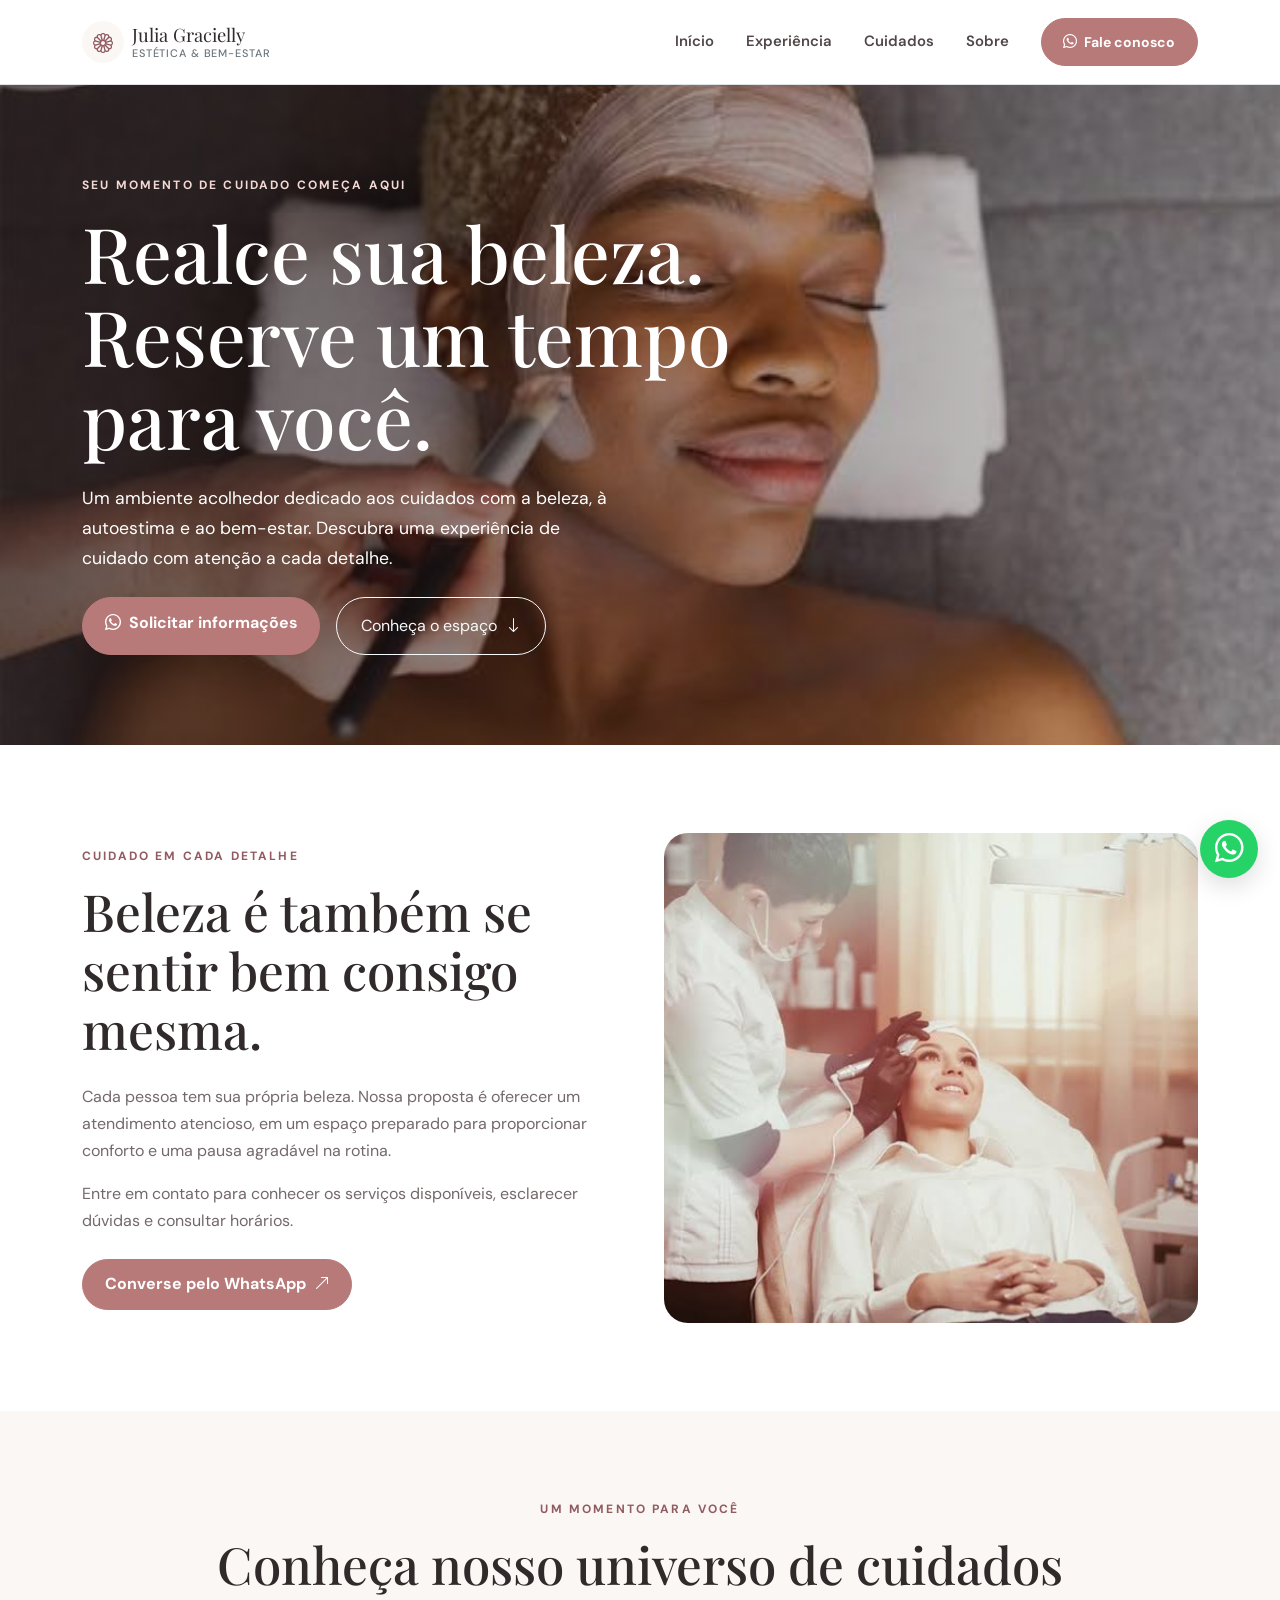
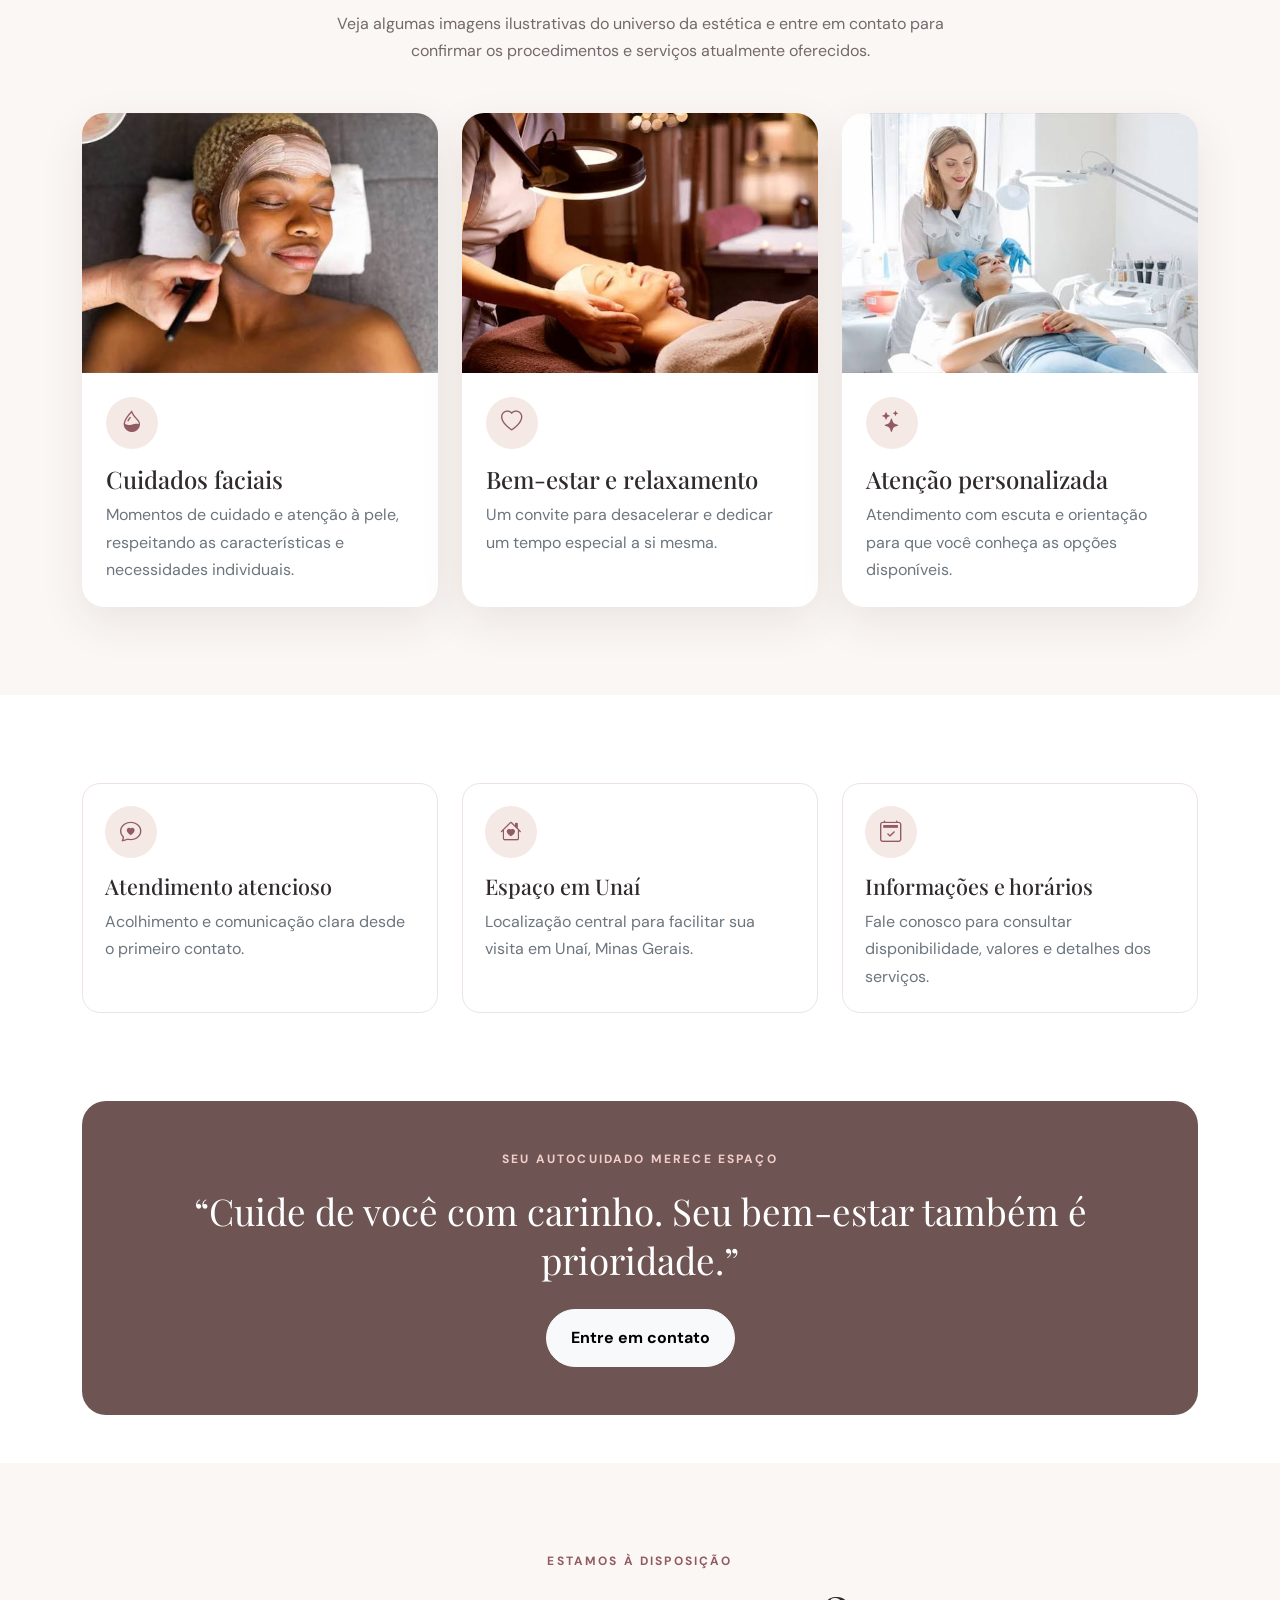
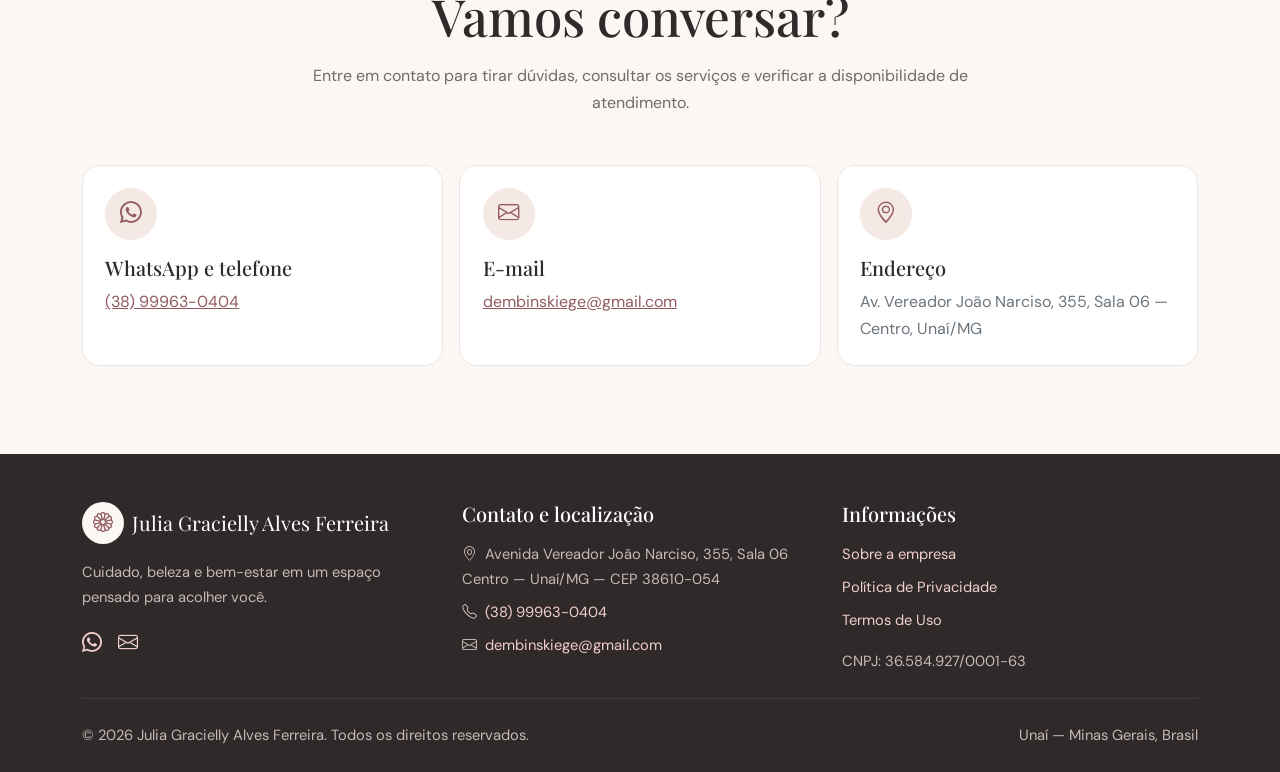
<file: index.html>
<!doctype html>
<html lang="pt-BR">
<head>
<title>Julia Gracielly Alves Ferreira | Estética e Bem-estar em Unaí MG</title>

<meta charset="utf-8">
<meta name="viewport" content="width=device-width, initial-scale=1">
<meta name="theme-color" content="#f7f0ec">
<link rel="preconnect" href="https://fonts.googleapis.com">
<link rel="preconnect" href="https://fonts.gstatic.com" crossorigin>
<link href="https://fonts.googleapis.com/css2?family=DM+Sans:wght@400;500;600;700&family=Playfair+Display:wght@500;600;700&display=swap" rel="stylesheet">
<link href="https://cdn.jsdelivr.net/npm/bootstrap@5.3.3/dist/css/bootstrap.min.css" rel="stylesheet">
<link href="https://cdn.jsdelivr.net/npm/bootstrap-icons@1.11.3/font/bootstrap-icons.min.css" rel="stylesheet">
<link href="assets/style.css" rel="stylesheet">

<meta name="description" content="Conheça o espaço de estética e cuidados com a beleza de Julia Gracielly Alves Ferreira em Unaí, Minas Gerais. Entre em contato para informações e agendamento.">
</head>
<body>

<nav class="navbar navbar-expand-lg sticky-top border-bottom">
 <div class="container py-2">
  <a class="navbar-brand d-flex align-items-center gap-2" href="index.html">
   <span class="brand-mark"><i class="bi bi-flower1"></i></span>
   <span>Julia Gracielly<small class="d-block text-secondary" style="font:500 .68rem 'DM Sans',sans-serif;letter-spacing:.08em">ESTÉTICA & BEM-ESTAR</small></span>
  </a>
  <button class="navbar-toggler" type="button" data-bs-toggle="collapse" data-bs-target="#mainNav" aria-controls="mainNav" aria-expanded="false" aria-label="Abrir menu"><span class="navbar-toggler-icon"></span></button>
  <div class="collapse navbar-collapse" id="mainNav">
   <ul class="navbar-nav ms-auto align-items-lg-center gap-lg-3">
    <li class="nav-item"><a class="nav-link" href="index.html#inicio">Início</a></li>
    <li class="nav-item"><a class="nav-link" href="index.html#experiencia">Experiência</a></li>
    <li class="nav-item"><a class="nav-link" href="index.html#cuidados">Cuidados</a></li>
    <li class="nav-item"><a class="nav-link" href="sobre.html">Sobre</a></li>
    <li class="nav-item"><a class="btn btn-rose btn-sm ms-lg-2" href="https://wa.me/5538999630404?text=Ol%C3%A1!%20Gostaria%20de%20informa%C3%A7%C3%B5es%20sobre%20os%20atendimentos." target="_blank" rel="noopener"><i class="bi bi-whatsapp me-1"></i> Fale conosco</a></li>
   </ul>
  </div>
 </div>
</nav>

<header class="hero" id="inicio">
 <div class="container py-5">
  <div class="col-lg-8">
   <div class="eyebrow mb-3">Seu momento de cuidado começa aqui</div>
   <h1>Realce sua beleza. Reserve um tempo para você.</h1>
   <p class="mt-4">Um ambiente acolhedor dedicado aos cuidados com a beleza, à autoestima e ao bem-estar. Descubra uma experiência de cuidado com atenção a cada detalhe.</p>
   <div class="d-flex flex-wrap gap-3 mt-4">
    <a class="btn btn-rose" href="https://wa.me/5538999630404?text=Ol%C3%A1!%20Gostaria%20de%20saber%20mais%20sobre%20os%20servi%C3%A7os." target="_blank" rel="noopener"><i class="bi bi-whatsapp me-2"></i>Solicitar informações</a>
    <a class="btn btn-outline-light rounded-pill px-4 py-3" href="#cuidados">Conheça o espaço <i class="bi bi-arrow-down ms-1"></i></a>
   </div>
  </div>
 </div>
</header>

<main>
<section class="section-pad" id="experiencia">
 <div class="container">
  <div class="row align-items-center g-5">
   <div class="col-lg-6">
    <div class="eyebrow mb-3">Cuidado em cada detalhe</div>
    <h2 class="section-title mb-4">Beleza é também se sentir bem consigo mesma.</h2>
    <p class="lead-muted">Cada pessoa tem sua própria beleza. Nossa proposta é oferecer um atendimento atencioso, em um espaço preparado para proporcionar conforto e uma pausa agradável na rotina.</p>
    <p class="lead-muted">Entre em contato para conhecer os serviços disponíveis, esclarecer dúvidas e consultar horários.</p>
    <a class="btn btn-rose mt-2" href="https://wa.me/5538999630404" target="_blank" rel="noopener">Converse pelo WhatsApp <i class="bi bi-arrow-up-right ms-1"></i></a>
   </div>
   <div class="col-lg-6"><img class="about-photo" src="assets/atendimento-estetica.jpg" alt="Profissional realizando atendimento estético em cliente"></div>
  </div>
 </div>
</section>

<section class="section-pad section-soft" id="cuidados">
 <div class="container">
  <div class="text-center mb-5">
   <div class="eyebrow mb-3">Um momento para você</div>
   <h2 class="section-title">Conheça nosso universo de cuidados</h2>
   <p class="lead-muted mx-auto mt-3">Veja algumas imagens ilustrativas do universo da estética e entre em contato para confirmar os procedimentos e serviços atualmente oferecidos.</p>
  </div>
  <div class="row g-4">
   <div class="col-md-6 col-lg-4">
    <article class="photo-card"><img src="assets/tratamento-facial.jpg" alt="Aplicação de máscara facial durante cuidado estético"><div class="card-body"><span class="icon-round"><i class="bi bi-droplet-half"></i></span><h3 class="h4 mt-3">Cuidados faciais</h3><p class="text-secondary mb-0">Momentos de cuidado e atenção à pele, respeitando as características e necessidades individuais.</p></div></article>
   </div>
   <div class="col-md-6 col-lg-4">
    <article class="photo-card"><img src="assets/massagem-facial.jpg" alt="Massagem facial relaxante realizada por profissional"><div class="card-body"><span class="icon-round"><i class="bi bi-heart"></i></span><h3 class="h4 mt-3">Bem-estar e relaxamento</h3><p class="text-secondary mb-0">Um convite para desacelerar e dedicar um tempo especial a si mesma.</p></div></article>
   </div>
   <div class="col-md-6 col-lg-4">
    <article class="photo-card"><img src="assets/limpeza-de-pele.jpg" alt="Atendimento estético facial em clínica clara"><div class="card-body"><span class="icon-round"><i class="bi bi-stars"></i></span><h3 class="h4 mt-3">Atenção personalizada</h3><p class="text-secondary mb-0">Atendimento com escuta e orientação para que você conheça as opções disponíveis.</p></div></article>
   </div>
  </div>
 </div>
</section>

<section class="section-pad">
 <div class="container">
  <div class="row g-4">
   <div class="col-md-4"><div class="feature"><span class="icon-round"><i class="bi bi-chat-heart"></i></span><h3>Atendimento atencioso</h3><p class="text-secondary mb-0">Acolhimento e comunicação clara desde o primeiro contato.</p></div></div>
   <div class="col-md-4"><div class="feature"><span class="icon-round"><i class="bi bi-house-heart"></i></span><h3>Espaço em Unaí</h3><p class="text-secondary mb-0">Localização central para facilitar sua visita em Unaí, Minas Gerais.</p></div></div>
   <div class="col-md-4"><div class="feature"><span class="icon-round"><i class="bi bi-calendar2-check"></i></span><h3>Informações e horários</h3><p class="text-secondary mb-0">Fale conosco para consultar disponibilidade, valores e detalhes dos serviços.</p></div></div>
  </div>
 </div>
</section>

<section class="pb-5">
 <div class="container"><div class="quote-band text-center">
  <div class="eyebrow mb-3" style="color:#f3cfca">Seu autocuidado merece espaço</div>
  <p class="mb-4">“Cuide de você com carinho. Seu bem-estar também é prioridade.”</p>
  <a class="btn btn-light rounded-pill px-4 py-3 fw-bold" href="https://wa.me/5538999630404?text=Ol%C3%A1!%20Quero%20consultar%20informa%C3%A7%C3%B5es%20e%20hor%C3%A1rios." target="_blank" rel="noopener">Entre em contato</a>
 </div></div>
</section>

<section class="section-pad section-soft" id="contato">
 <div class="container">
  <div class="text-center mb-5"><div class="eyebrow mb-3">Estamos à disposição</div><h2 class="section-title">Vamos conversar?</h2><p class="lead-muted mx-auto mt-3">Entre em contato para tirar dúvidas, consultar os serviços e verificar a disponibilidade de atendimento.</p></div>
  <div class="row g-3">
   <div class="col-md-4"><div class="contact-card"><span class="icon-round"><i class="bi bi-whatsapp"></i></span><h3 class="h5 mt-3">WhatsApp e telefone</h3><a href="https://wa.me/5538999630404" target="_blank" rel="noopener">(38) 99963-0404</a></div></div>
   <div class="col-md-4"><div class="contact-card"><span class="icon-round"><i class="bi bi-envelope"></i></span><h3 class="h5 mt-3">E-mail</h3><a href="mailto:dembinskiege@gmail.com">dembinskiege@gmail.com</a></div></div>
   <div class="col-md-4"><div class="contact-card"><span class="icon-round"><i class="bi bi-geo-alt"></i></span><h3 class="h5 mt-3">Endereço</h3><p class="text-secondary mb-0">Av. Vereador João Narciso, 355, Sala 06 — Centro, Unaí/MG</p></div></div>
  </div>
 </div>
</section>
</main>

<footer class="pt-5 pb-4">
  <div class="container">
    <div class="row g-4">
      <div class="col-lg-4">
        <div class="d-flex align-items-center gap-2 mb-3">
          <span class="brand-mark"><i class="bi bi-flower1"></i></span>
          <span class="serif fs-5 text-white">Julia Gracielly Alves Ferreira</span>
        </div>
        <p class="footer-muted">Cuidado, beleza e bem-estar em um espaço pensado para acolher você.</p>
        <div class="d-flex gap-3 fs-5">
          <a href="https://wa.me/5538999630404" aria-label="WhatsApp"><i class="bi bi-whatsapp"></i></a>
          <a href="mailto:dembinskiege@gmail.com" aria-label="E-mail"><i class="bi bi-envelope"></i></a>
        </div>
      </div>
      <div class="col-sm-6 col-lg-4">
        <h3 class="h5 text-white mb-3">Contato e localização</h3>
        <p class="footer-muted mb-2"><i class="bi bi-geo-alt me-2"></i>Avenida Vereador João Narciso, 355, Sala 06<br>Centro — Unaí/MG — CEP 38610-054</p>
        <p class="footer-muted mb-2"><i class="bi bi-telephone me-2"></i><a href="tel:+5538999630404">(38) 99963-0404</a></p>
        <p class="footer-muted mb-0"><i class="bi bi-envelope me-2"></i><a href="mailto:dembinskiege@gmail.com">dembinskiege@gmail.com</a></p>
      </div>
      <div class="col-sm-6 col-lg-4">
        <h3 class="h5 text-white mb-3">Informações</h3>
        <ul class="list-unstyled footer-muted">
          <li class="mb-2"><a href="sobre.html">Sobre a empresa</a></li>
          <li class="mb-2"><a href="politica-privacidade.html">Política de Privacidade</a></li>
          <li><a href="termos-de-uso.html">Termos de Uso</a></li>
        </ul>
        <p class="footer-muted mt-3 mb-0">CNPJ: 36.584.927/0001-63</p>
      </div>
    </div>
    <hr class="border-secondary my-4">
    <div class="d-flex flex-column flex-md-row justify-content-between gap-2 footer-muted">
      <span>© <span id="year"></span> Julia Gracielly Alves Ferreira. Todos os direitos reservados.</span>
      <span>Unaí — Minas Gerais, Brasil</span>
    </div>
  </div>
</footer>

<a class="whatsapp-float" href="https://wa.me/5538999630404" target="_blank" rel="noopener" aria-label="Fale conosco pelo WhatsApp"><i class="bi bi-whatsapp"></i></a>
<script src="https://cdn.jsdelivr.net/npm/bootstrap@5.3.3/dist/js/bootstrap.bundle.min.js"></script>
<script>document.getElementById('year').textContent=new Date().getFullYear();</script>
</body></html>
</file>
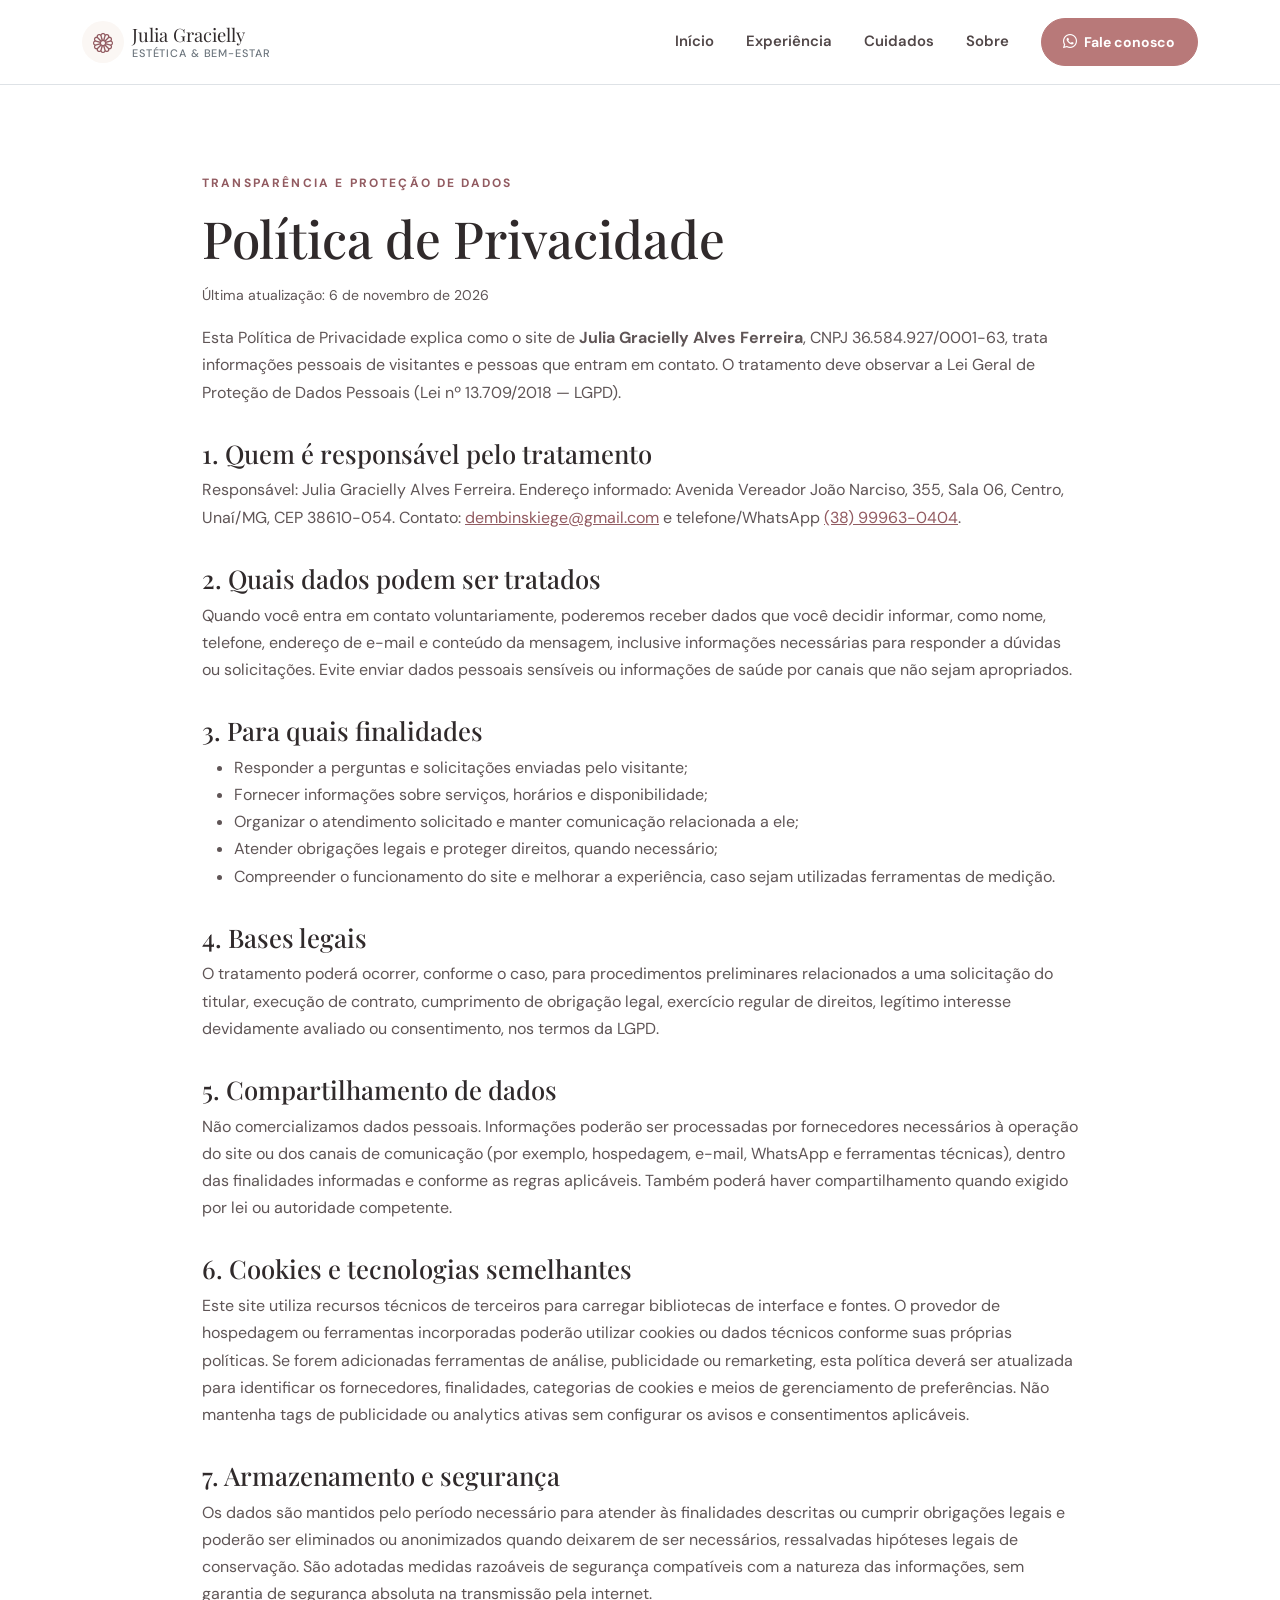
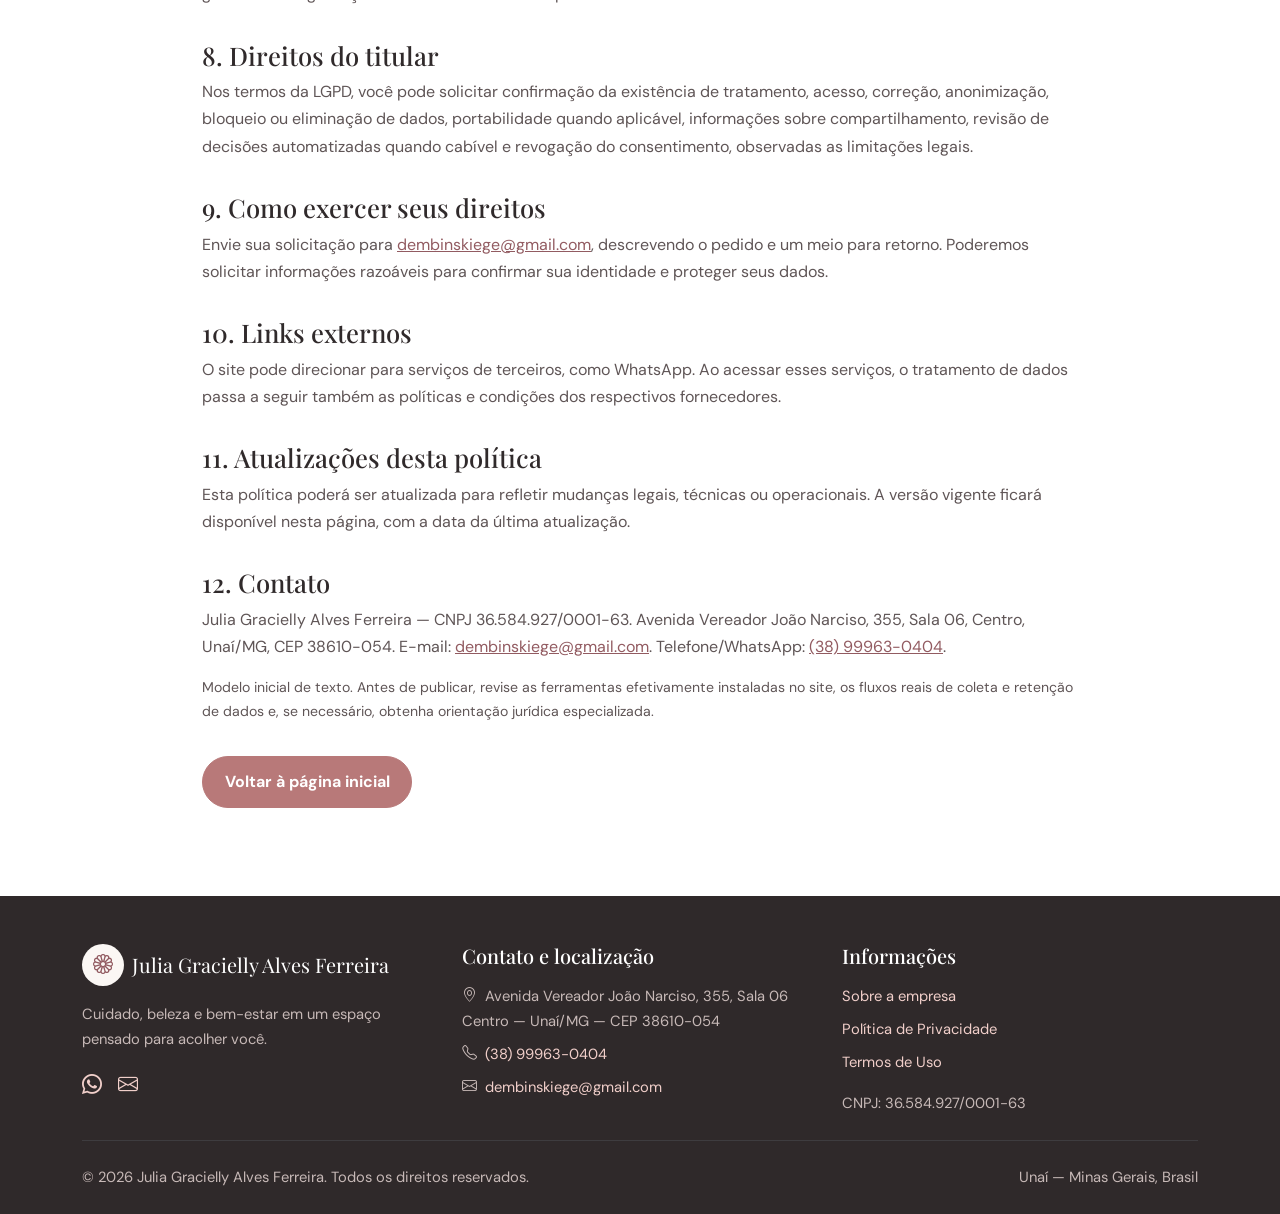
<file: politica-privacidade.html>
<!doctype html><html lang="pt-BR"><head><title>Política de Privacidade | Julia Gracielly Alves Ferreira</title>
<meta charset="utf-8">
<meta name="viewport" content="width=device-width, initial-scale=1">
<meta name="theme-color" content="#f7f0ec">
<link rel="preconnect" href="https://fonts.googleapis.com">
<link rel="preconnect" href="https://fonts.gstatic.com" crossorigin>
<link href="https://fonts.googleapis.com/css2?family=DM+Sans:wght@400;500;600;700&family=Playfair+Display:wght@500;600;700&display=swap" rel="stylesheet">
<link href="https://cdn.jsdelivr.net/npm/bootstrap@5.3.3/dist/css/bootstrap.min.css" rel="stylesheet">
<link href="https://cdn.jsdelivr.net/npm/bootstrap-icons@1.11.3/font/bootstrap-icons.min.css" rel="stylesheet">
<link href="assets/style.css" rel="stylesheet">

<meta name="description" content="Política de Privacidade do site Julia Gracielly Alves Ferreira. Saiba como os dados pessoais são tratados."></head><body>

<nav class="navbar navbar-expand-lg sticky-top border-bottom">
 <div class="container py-2">
  <a class="navbar-brand d-flex align-items-center gap-2" href="index.html">
   <span class="brand-mark"><i class="bi bi-flower1"></i></span>
   <span>Julia Gracielly<small class="d-block text-secondary" style="font:500 .68rem 'DM Sans',sans-serif;letter-spacing:.08em">ESTÉTICA & BEM-ESTAR</small></span>
  </a>
  <button class="navbar-toggler" type="button" data-bs-toggle="collapse" data-bs-target="#mainNav" aria-controls="mainNav" aria-expanded="false" aria-label="Abrir menu"><span class="navbar-toggler-icon"></span></button>
  <div class="collapse navbar-collapse" id="mainNav">
   <ul class="navbar-nav ms-auto align-items-lg-center gap-lg-3">
    <li class="nav-item"><a class="nav-link" href="index.html#inicio">Início</a></li>
    <li class="nav-item"><a class="nav-link" href="index.html#experiencia">Experiência</a></li>
    <li class="nav-item"><a class="nav-link" href="index.html#cuidados">Cuidados</a></li>
    <li class="nav-item"><a class="nav-link" href="sobre.html">Sobre</a></li>
    <li class="nav-item"><a class="btn btn-rose btn-sm ms-lg-2" href="https://wa.me/5538999630404?text=Ol%C3%A1!%20Gostaria%20de%20informa%C3%A7%C3%B5es%20sobre%20os%20atendimentos." target="_blank" rel="noopener"><i class="bi bi-whatsapp me-1"></i> Fale conosco</a></li>
   </ul>
  </div>
 </div>
</nav>

<main class="section-pad"><div class="container legal-wrap">
<div class="eyebrow mb-3">Transparência e proteção de dados</div><h1 class="section-title mb-3">Política de Privacidade</h1>
<p class="small-note">Última atualização: 6 de novembro de 2026</p>
<p>Esta Política de Privacidade explica como o site de <strong>Julia Gracielly Alves Ferreira</strong>, CNPJ 36.584.927/0001-63, trata informações pessoais de visitantes e pessoas que entram em contato. O tratamento deve observar a Lei Geral de Proteção de Dados Pessoais (Lei nº 13.709/2018 — LGPD).</p>
<h2>1. Quem é responsável pelo tratamento</h2><p>Responsável: Julia Gracielly Alves Ferreira. Endereço informado: Avenida Vereador João Narciso, 355, Sala 06, Centro, Unaí/MG, CEP 38610-054. Contato: <a href="mailto:dembinskiege@gmail.com">dembinskiege@gmail.com</a> e telefone/WhatsApp <a href="https://wa.me/5538999630404">(38) 99963-0404</a>.</p>
<h2>2. Quais dados podem ser tratados</h2><p>Quando você entra em contato voluntariamente, poderemos receber dados que você decidir informar, como nome, telefone, endereço de e-mail e conteúdo da mensagem, inclusive informações necessárias para responder a dúvidas ou solicitações. Evite enviar dados pessoais sensíveis ou informações de saúde por canais que não sejam apropriados.</p>
<h2>3. Para quais finalidades</h2><ul><li>Responder a perguntas e solicitações enviadas pelo visitante;</li><li>Fornecer informações sobre serviços, horários e disponibilidade;</li><li>Organizar o atendimento solicitado e manter comunicação relacionada a ele;</li><li>Atender obrigações legais e proteger direitos, quando necessário;</li><li>Compreender o funcionamento do site e melhorar a experiência, caso sejam utilizadas ferramentas de medição.</li></ul>
<h2>4. Bases legais</h2><p>O tratamento poderá ocorrer, conforme o caso, para procedimentos preliminares relacionados a uma solicitação do titular, execução de contrato, cumprimento de obrigação legal, exercício regular de direitos, legítimo interesse devidamente avaliado ou consentimento, nos termos da LGPD.</p>
<h2>5. Compartilhamento de dados</h2><p>Não comercializamos dados pessoais. Informações poderão ser processadas por fornecedores necessários à operação do site ou dos canais de comunicação (por exemplo, hospedagem, e-mail, WhatsApp e ferramentas técnicas), dentro das finalidades informadas e conforme as regras aplicáveis. Também poderá haver compartilhamento quando exigido por lei ou autoridade competente.</p>
<h2>6. Cookies e tecnologias semelhantes</h2><p>Este site utiliza recursos técnicos de terceiros para carregar bibliotecas de interface e fontes. O provedor de hospedagem ou ferramentas incorporadas poderão utilizar cookies ou dados técnicos conforme suas próprias políticas. Se forem adicionadas ferramentas de análise, publicidade ou remarketing, esta política deverá ser atualizada para identificar os fornecedores, finalidades, categorias de cookies e meios de gerenciamento de preferências. Não mantenha tags de publicidade ou analytics ativas sem configurar os avisos e consentimentos aplicáveis.</p>
<h2>7. Armazenamento e segurança</h2><p>Os dados são mantidos pelo período necessário para atender às finalidades descritas ou cumprir obrigações legais e poderão ser eliminados ou anonimizados quando deixarem de ser necessários, ressalvadas hipóteses legais de conservação. São adotadas medidas razoáveis de segurança compatíveis com a natureza das informações, sem garantia de segurança absoluta na transmissão pela internet.</p>
<h2>8. Direitos do titular</h2><p>Nos termos da LGPD, você pode solicitar confirmação da existência de tratamento, acesso, correção, anonimização, bloqueio ou eliminação de dados, portabilidade quando aplicável, informações sobre compartilhamento, revisão de decisões automatizadas quando cabível e revogação do consentimento, observadas as limitações legais.</p>
<h2>9. Como exercer seus direitos</h2><p>Envie sua solicitação para <a href="mailto:dembinskiege@gmail.com">dembinskiege@gmail.com</a>, descrevendo o pedido e um meio para retorno. Poderemos solicitar informações razoáveis para confirmar sua identidade e proteger seus dados.</p>
<h2>10. Links externos</h2><p>O site pode direcionar para serviços de terceiros, como WhatsApp. Ao acessar esses serviços, o tratamento de dados passa a seguir também as políticas e condições dos respectivos fornecedores.</p>
<h2>11. Atualizações desta política</h2><p>Esta política poderá ser atualizada para refletir mudanças legais, técnicas ou operacionais. A versão vigente ficará disponível nesta página, com a data da última atualização.</p>
<h2>12. Contato</h2><p>Julia Gracielly Alves Ferreira — CNPJ 36.584.927/0001-63. Avenida Vereador João Narciso, 355, Sala 06, Centro, Unaí/MG, CEP 38610-054. E-mail: <a href="mailto:dembinskiege@gmail.com">dembinskiege@gmail.com</a>. Telefone/WhatsApp: <a href="https://wa.me/5538999630404">(38) 99963-0404</a>.</p>
<p class="small-note">Modelo inicial de texto. Antes de publicar, revise as ferramentas efetivamente instaladas no site, os fluxos reais de coleta e retenção de dados e, se necessário, obtenha orientação jurídica especializada.</p>
<a class="btn btn-rose mt-3" href="index.html">Voltar à página inicial</a>
</div></main>

<footer class="pt-5 pb-4">
  <div class="container">
    <div class="row g-4">
      <div class="col-lg-4">
        <div class="d-flex align-items-center gap-2 mb-3">
          <span class="brand-mark"><i class="bi bi-flower1"></i></span>
          <span class="serif fs-5 text-white">Julia Gracielly Alves Ferreira</span>
        </div>
        <p class="footer-muted">Cuidado, beleza e bem-estar em um espaço pensado para acolher você.</p>
        <div class="d-flex gap-3 fs-5">
          <a href="https://wa.me/5538999630404" aria-label="WhatsApp"><i class="bi bi-whatsapp"></i></a>
          <a href="mailto:dembinskiege@gmail.com" aria-label="E-mail"><i class="bi bi-envelope"></i></a>
        </div>
      </div>
      <div class="col-sm-6 col-lg-4">
        <h3 class="h5 text-white mb-3">Contato e localização</h3>
        <p class="footer-muted mb-2"><i class="bi bi-geo-alt me-2"></i>Avenida Vereador João Narciso, 355, Sala 06<br>Centro — Unaí/MG — CEP 38610-054</p>
        <p class="footer-muted mb-2"><i class="bi bi-telephone me-2"></i><a href="tel:+5538999630404">(38) 99963-0404</a></p>
        <p class="footer-muted mb-0"><i class="bi bi-envelope me-2"></i><a href="mailto:dembinskiege@gmail.com">dembinskiege@gmail.com</a></p>
      </div>
      <div class="col-sm-6 col-lg-4">
        <h3 class="h5 text-white mb-3">Informações</h3>
        <ul class="list-unstyled footer-muted">
          <li class="mb-2"><a href="sobre.html">Sobre a empresa</a></li>
          <li class="mb-2"><a href="politica-privacidade.html">Política de Privacidade</a></li>
          <li><a href="termos-de-uso.html">Termos de Uso</a></li>
        </ul>
        <p class="footer-muted mt-3 mb-0">CNPJ: 36.584.927/0001-63</p>
      </div>
    </div>
    <hr class="border-secondary my-4">
    <div class="d-flex flex-column flex-md-row justify-content-between gap-2 footer-muted">
      <span>© <span id="year"></span> Julia Gracielly Alves Ferreira. Todos os direitos reservados.</span>
      <span>Unaí — Minas Gerais, Brasil</span>
    </div>
  </div>
</footer>
<script src="https://cdn.jsdelivr.net/npm/bootstrap@5.3.3/dist/js/bootstrap.bundle.min.js"></script><script>document.getElementById('year').textContent=new Date().getFullYear();</script></body></html>
</file>
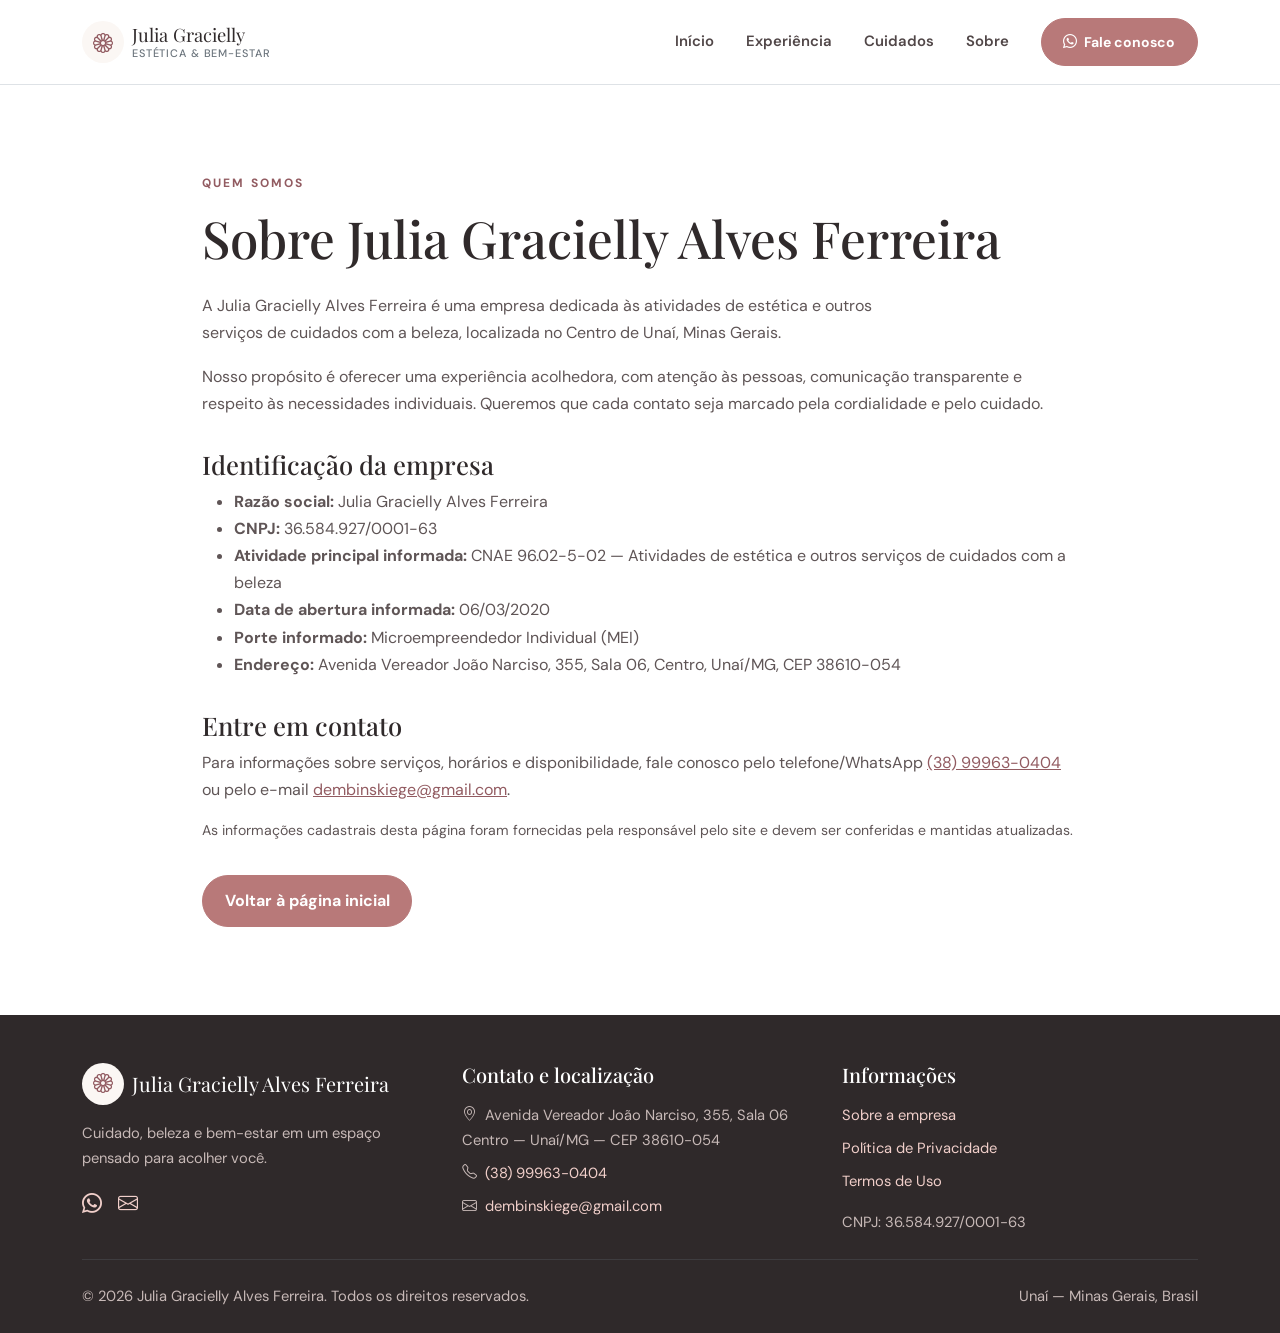
<file: sobre.html>
<!doctype html><html lang="pt-BR"><head><title>Sobre | Julia Gracielly Alves Ferreira</title>
<meta charset="utf-8">
<meta name="viewport" content="width=device-width, initial-scale=1">
<meta name="theme-color" content="#f7f0ec">
<link rel="preconnect" href="https://fonts.googleapis.com">
<link rel="preconnect" href="https://fonts.gstatic.com" crossorigin>
<link href="https://fonts.googleapis.com/css2?family=DM+Sans:wght@400;500;600;700&family=Playfair+Display:wght@500;600;700&display=swap" rel="stylesheet">
<link href="https://cdn.jsdelivr.net/npm/bootstrap@5.3.3/dist/css/bootstrap.min.css" rel="stylesheet">
<link href="https://cdn.jsdelivr.net/npm/bootstrap-icons@1.11.3/font/bootstrap-icons.min.css" rel="stylesheet">
<link href="assets/style.css" rel="stylesheet">

<meta name="description" content="Conheça Julia Gracielly Alves Ferreira, empresa de estética e cuidados com a beleza em Unaí, Minas Gerais."></head><body>

<nav class="navbar navbar-expand-lg sticky-top border-bottom">
 <div class="container py-2">
  <a class="navbar-brand d-flex align-items-center gap-2" href="index.html">
   <span class="brand-mark"><i class="bi bi-flower1"></i></span>
   <span>Julia Gracielly<small class="d-block text-secondary" style="font:500 .68rem 'DM Sans',sans-serif;letter-spacing:.08em">ESTÉTICA & BEM-ESTAR</small></span>
  </a>
  <button class="navbar-toggler" type="button" data-bs-toggle="collapse" data-bs-target="#mainNav" aria-controls="mainNav" aria-expanded="false" aria-label="Abrir menu"><span class="navbar-toggler-icon"></span></button>
  <div class="collapse navbar-collapse" id="mainNav">
   <ul class="navbar-nav ms-auto align-items-lg-center gap-lg-3">
    <li class="nav-item"><a class="nav-link" href="index.html#inicio">Início</a></li>
    <li class="nav-item"><a class="nav-link" href="index.html#experiencia">Experiência</a></li>
    <li class="nav-item"><a class="nav-link" href="index.html#cuidados">Cuidados</a></li>
    <li class="nav-item"><a class="nav-link" href="sobre.html">Sobre</a></li>
    <li class="nav-item"><a class="btn btn-rose btn-sm ms-lg-2" href="https://wa.me/5538999630404?text=Ol%C3%A1!%20Gostaria%20de%20informa%C3%A7%C3%B5es%20sobre%20os%20atendimentos." target="_blank" rel="noopener"><i class="bi bi-whatsapp me-1"></i> Fale conosco</a></li>
   </ul>
  </div>
 </div>
</nav>

<main class="section-pad"><div class="container legal-wrap">
<div class="eyebrow mb-3">Quem somos</div><h1 class="section-title mb-4">Sobre Julia Gracielly Alves Ferreira</h1>
<p class="lead-muted">A Julia Gracielly Alves Ferreira é uma empresa dedicada às atividades de estética e outros serviços de cuidados com a beleza, localizada no Centro de Unaí, Minas Gerais.</p>
<p>Nosso propósito é oferecer uma experiência acolhedora, com atenção às pessoas, comunicação transparente e respeito às necessidades individuais. Queremos que cada contato seja marcado pela cordialidade e pelo cuidado.</p>
<h2>Identificação da empresa</h2>
<ul>
<li><strong>Razão social:</strong> Julia Gracielly Alves Ferreira</li>
<li><strong>CNPJ:</strong> 36.584.927/0001-63</li>
<li><strong>Atividade principal informada:</strong> CNAE 96.02-5-02 — Atividades de estética e outros serviços de cuidados com a beleza</li>
<li><strong>Data de abertura informada:</strong> 06/03/2020</li>
<li><strong>Porte informado:</strong> Microempreendedor Individual (MEI)</li>
<li><strong>Endereço:</strong> Avenida Vereador João Narciso, 355, Sala 06, Centro, Unaí/MG, CEP 38610-054</li>
</ul>
<h2>Entre em contato</h2><p>Para informações sobre serviços, horários e disponibilidade, fale conosco pelo telefone/WhatsApp <a href="https://wa.me/5538999630404">(38) 99963-0404</a> ou pelo e-mail <a href="mailto:dembinskiege@gmail.com">dembinskiege@gmail.com</a>.</p>
<p class="small-note">As informações cadastrais desta página foram fornecidas pela responsável pelo site e devem ser conferidas e mantidas atualizadas.</p>
<a class="btn btn-rose mt-3" href="index.html">Voltar à página inicial</a>
</div></main>

<footer class="pt-5 pb-4">
  <div class="container">
    <div class="row g-4">
      <div class="col-lg-4">
        <div class="d-flex align-items-center gap-2 mb-3">
          <span class="brand-mark"><i class="bi bi-flower1"></i></span>
          <span class="serif fs-5 text-white">Julia Gracielly Alves Ferreira</span>
        </div>
        <p class="footer-muted">Cuidado, beleza e bem-estar em um espaço pensado para acolher você.</p>
        <div class="d-flex gap-3 fs-5">
          <a href="https://wa.me/5538999630404" aria-label="WhatsApp"><i class="bi bi-whatsapp"></i></a>
          <a href="mailto:dembinskiege@gmail.com" aria-label="E-mail"><i class="bi bi-envelope"></i></a>
        </div>
      </div>
      <div class="col-sm-6 col-lg-4">
        <h3 class="h5 text-white mb-3">Contato e localização</h3>
        <p class="footer-muted mb-2"><i class="bi bi-geo-alt me-2"></i>Avenida Vereador João Narciso, 355, Sala 06<br>Centro — Unaí/MG — CEP 38610-054</p>
        <p class="footer-muted mb-2"><i class="bi bi-telephone me-2"></i><a href="tel:+5538999630404">(38) 99963-0404</a></p>
        <p class="footer-muted mb-0"><i class="bi bi-envelope me-2"></i><a href="mailto:dembinskiege@gmail.com">dembinskiege@gmail.com</a></p>
      </div>
      <div class="col-sm-6 col-lg-4">
        <h3 class="h5 text-white mb-3">Informações</h3>
        <ul class="list-unstyled footer-muted">
          <li class="mb-2"><a href="sobre.html">Sobre a empresa</a></li>
          <li class="mb-2"><a href="politica-privacidade.html">Política de Privacidade</a></li>
          <li><a href="termos-de-uso.html">Termos de Uso</a></li>
        </ul>
        <p class="footer-muted mt-3 mb-0">CNPJ: 36.584.927/0001-63</p>
      </div>
    </div>
    <hr class="border-secondary my-4">
    <div class="d-flex flex-column flex-md-row justify-content-between gap-2 footer-muted">
      <span>© <span id="year"></span> Julia Gracielly Alves Ferreira. Todos os direitos reservados.</span>
      <span>Unaí — Minas Gerais, Brasil</span>
    </div>
  </div>
</footer>
<script src="https://cdn.jsdelivr.net/npm/bootstrap@5.3.3/dist/js/bootstrap.bundle.min.js"></script><script>document.getElementById('year').textContent=new Date().getFullYear();</script></body></html>
</file>
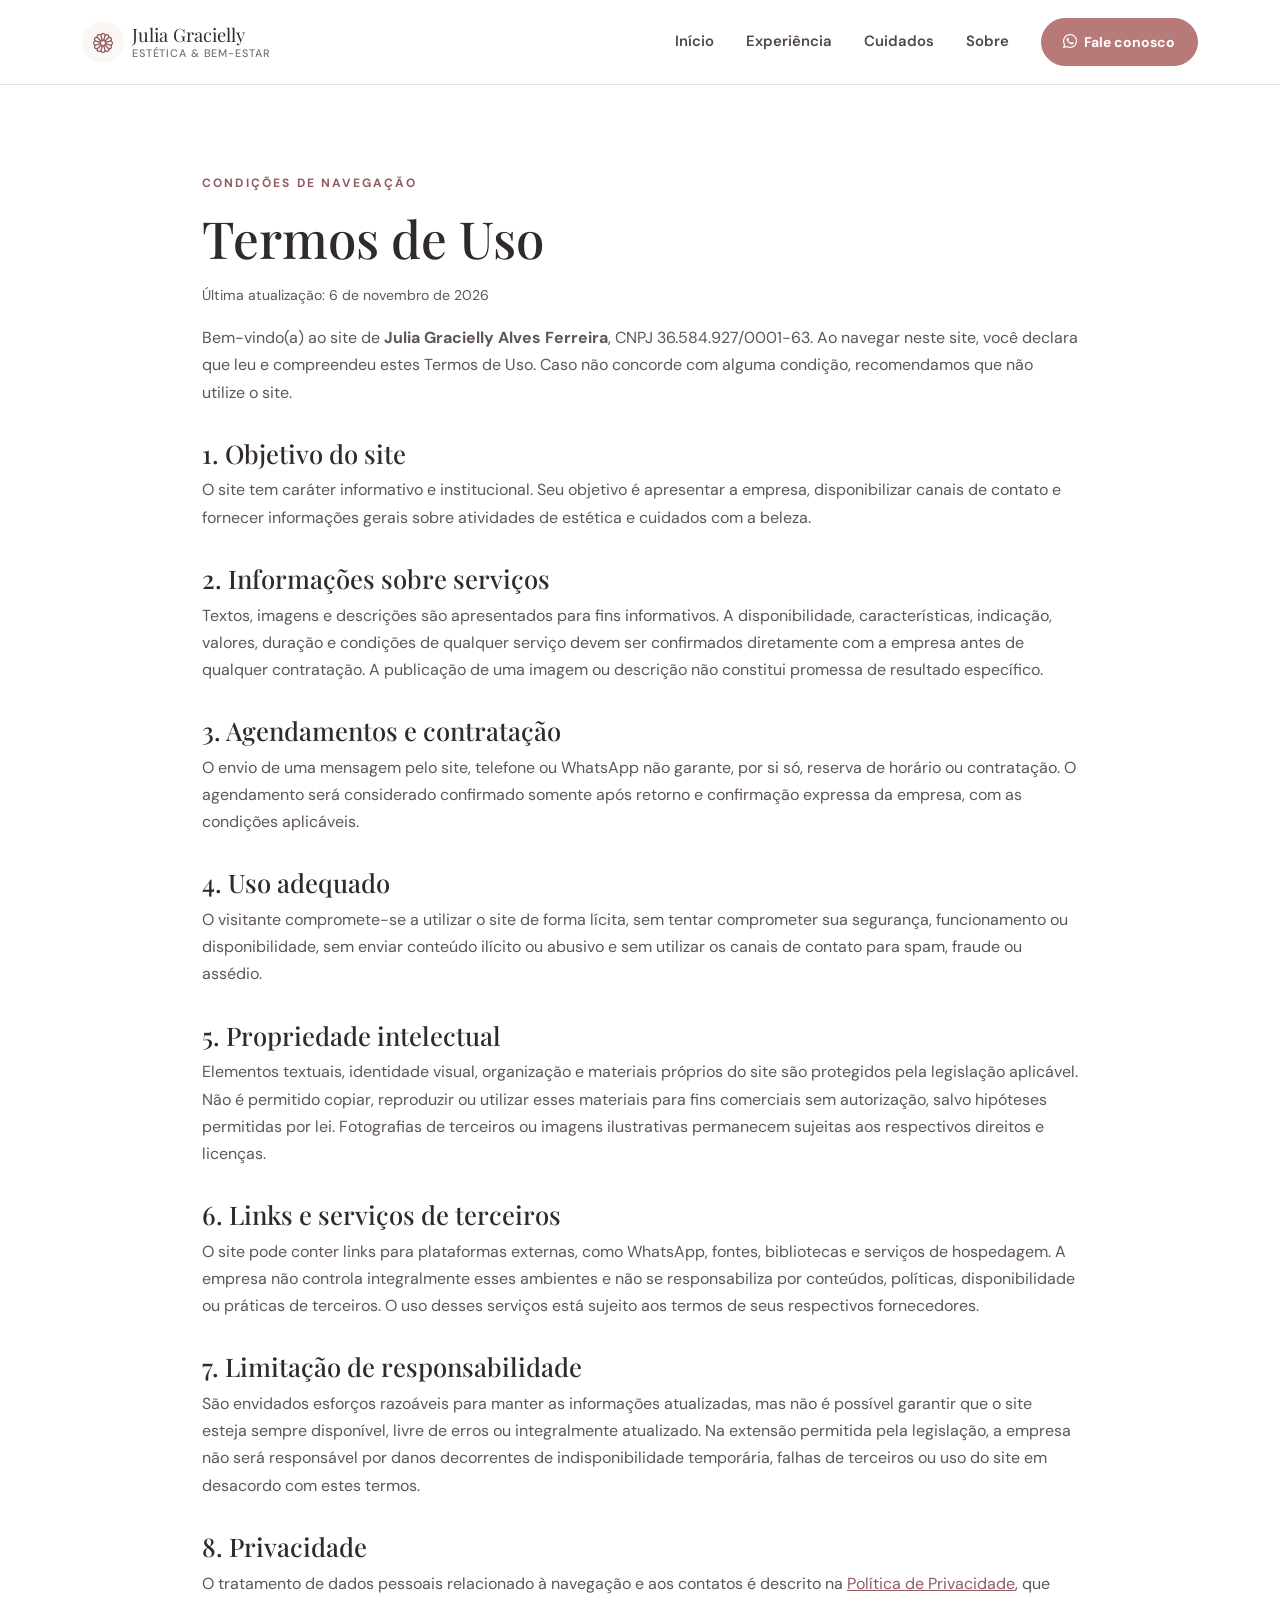
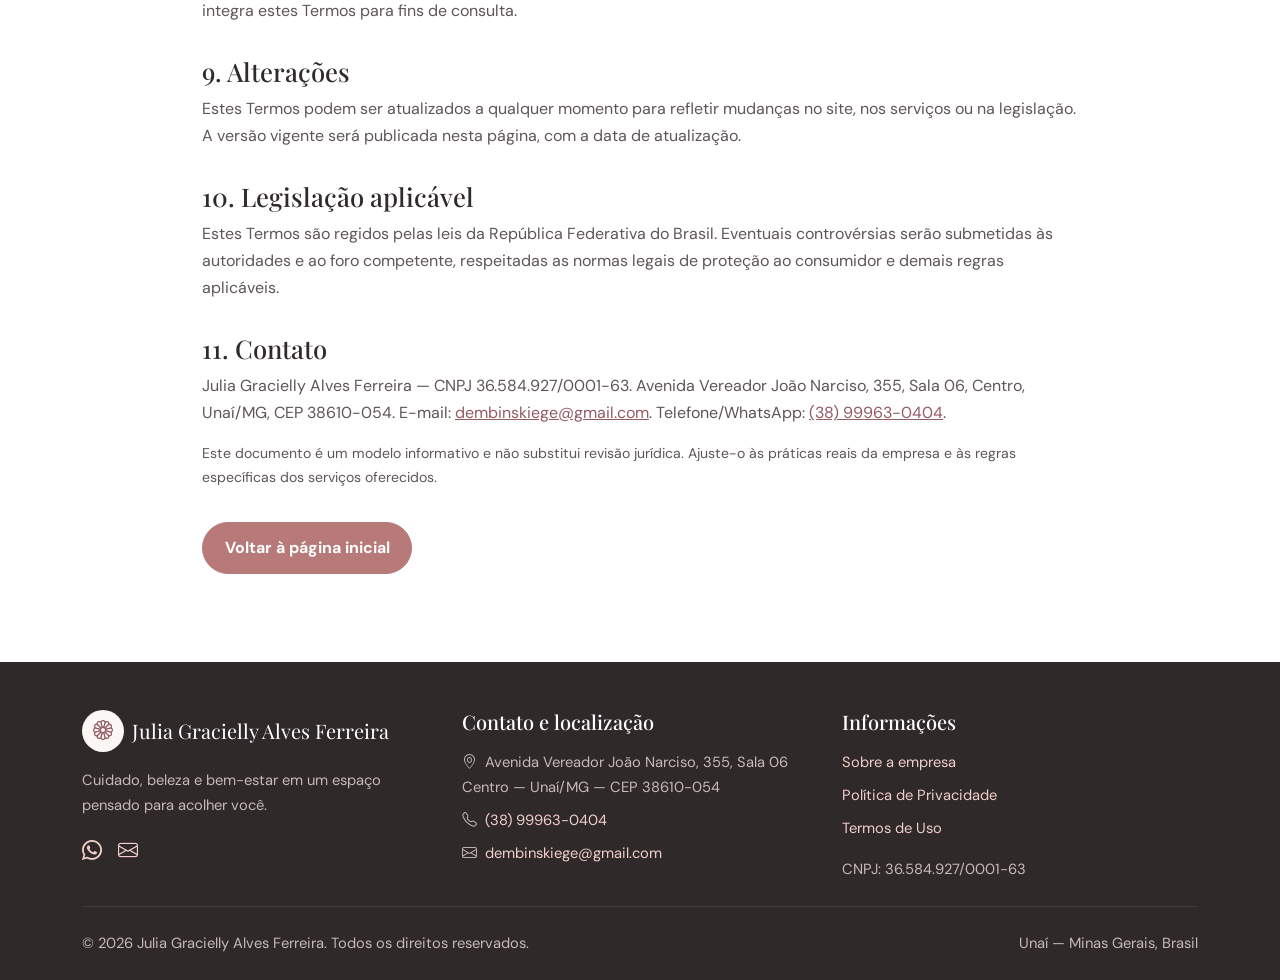
<file: termos-de-uso.html>
<!doctype html><html lang="pt-BR"><head><title>Termos de Uso | Julia Gracielly Alves Ferreira</title>
<meta charset="utf-8">
<meta name="viewport" content="width=device-width, initial-scale=1">
<meta name="theme-color" content="#f7f0ec">
<link rel="preconnect" href="https://fonts.googleapis.com">
<link rel="preconnect" href="https://fonts.gstatic.com" crossorigin>
<link href="https://fonts.googleapis.com/css2?family=DM+Sans:wght@400;500;600;700&family=Playfair+Display:wght@500;600;700&display=swap" rel="stylesheet">
<link href="https://cdn.jsdelivr.net/npm/bootstrap@5.3.3/dist/css/bootstrap.min.css" rel="stylesheet">
<link href="https://cdn.jsdelivr.net/npm/bootstrap-icons@1.11.3/font/bootstrap-icons.min.css" rel="stylesheet">
<link href="assets/style.css" rel="stylesheet">

<meta name="description" content="Termos de Uso do site Julia Gracielly Alves Ferreira."></head><body>

<nav class="navbar navbar-expand-lg sticky-top border-bottom">
 <div class="container py-2">
  <a class="navbar-brand d-flex align-items-center gap-2" href="index.html">
   <span class="brand-mark"><i class="bi bi-flower1"></i></span>
   <span>Julia Gracielly<small class="d-block text-secondary" style="font:500 .68rem 'DM Sans',sans-serif;letter-spacing:.08em">ESTÉTICA & BEM-ESTAR</small></span>
  </a>
  <button class="navbar-toggler" type="button" data-bs-toggle="collapse" data-bs-target="#mainNav" aria-controls="mainNav" aria-expanded="false" aria-label="Abrir menu"><span class="navbar-toggler-icon"></span></button>
  <div class="collapse navbar-collapse" id="mainNav">
   <ul class="navbar-nav ms-auto align-items-lg-center gap-lg-3">
    <li class="nav-item"><a class="nav-link" href="index.html#inicio">Início</a></li>
    <li class="nav-item"><a class="nav-link" href="index.html#experiencia">Experiência</a></li>
    <li class="nav-item"><a class="nav-link" href="index.html#cuidados">Cuidados</a></li>
    <li class="nav-item"><a class="nav-link" href="sobre.html">Sobre</a></li>
    <li class="nav-item"><a class="btn btn-rose btn-sm ms-lg-2" href="https://wa.me/5538999630404?text=Ol%C3%A1!%20Gostaria%20de%20informa%C3%A7%C3%B5es%20sobre%20os%20atendimentos." target="_blank" rel="noopener"><i class="bi bi-whatsapp me-1"></i> Fale conosco</a></li>
   </ul>
  </div>
 </div>
</nav>

<main class="section-pad"><div class="container legal-wrap">
<div class="eyebrow mb-3">Condições de navegação</div><h1 class="section-title mb-3">Termos de Uso</h1>
<p class="small-note">Última atualização: 6 de novembro de 2026</p>
<p>Bem-vindo(a) ao site de <strong>Julia Gracielly Alves Ferreira</strong>, CNPJ 36.584.927/0001-63. Ao navegar neste site, você declara que leu e compreendeu estes Termos de Uso. Caso não concorde com alguma condição, recomendamos que não utilize o site.</p>
<h2>1. Objetivo do site</h2><p>O site tem caráter informativo e institucional. Seu objetivo é apresentar a empresa, disponibilizar canais de contato e fornecer informações gerais sobre atividades de estética e cuidados com a beleza.</p>
<h2>2. Informações sobre serviços</h2><p>Textos, imagens e descrições são apresentados para fins informativos. A disponibilidade, características, indicação, valores, duração e condições de qualquer serviço devem ser confirmados diretamente com a empresa antes de qualquer contratação. A publicação de uma imagem ou descrição não constitui promessa de resultado específico.</p>
<h2>3. Agendamentos e contratação</h2><p>O envio de uma mensagem pelo site, telefone ou WhatsApp não garante, por si só, reserva de horário ou contratação. O agendamento será considerado confirmado somente após retorno e confirmação expressa da empresa, com as condições aplicáveis.</p>
<h2>4. Uso adequado</h2><p>O visitante compromete-se a utilizar o site de forma lícita, sem tentar comprometer sua segurança, funcionamento ou disponibilidade, sem enviar conteúdo ilícito ou abusivo e sem utilizar os canais de contato para spam, fraude ou assédio.</p>
<h2>5. Propriedade intelectual</h2><p>Elementos textuais, identidade visual, organização e materiais próprios do site são protegidos pela legislação aplicável. Não é permitido copiar, reproduzir ou utilizar esses materiais para fins comerciais sem autorização, salvo hipóteses permitidas por lei. Fotografias de terceiros ou imagens ilustrativas permanecem sujeitas aos respectivos direitos e licenças.</p>
<h2>6. Links e serviços de terceiros</h2><p>O site pode conter links para plataformas externas, como WhatsApp, fontes, bibliotecas e serviços de hospedagem. A empresa não controla integralmente esses ambientes e não se responsabiliza por conteúdos, políticas, disponibilidade ou práticas de terceiros. O uso desses serviços está sujeito aos termos de seus respectivos fornecedores.</p>
<h2>7. Limitação de responsabilidade</h2><p>São envidados esforços razoáveis para manter as informações atualizadas, mas não é possível garantir que o site esteja sempre disponível, livre de erros ou integralmente atualizado. Na extensão permitida pela legislação, a empresa não será responsável por danos decorrentes de indisponibilidade temporária, falhas de terceiros ou uso do site em desacordo com estes termos.</p>
<h2>8. Privacidade</h2><p>O tratamento de dados pessoais relacionado à navegação e aos contatos é descrito na <a href="politica-privacidade.html">Política de Privacidade</a>, que integra estes Termos para fins de consulta.</p>
<h2>9. Alterações</h2><p>Estes Termos podem ser atualizados a qualquer momento para refletir mudanças no site, nos serviços ou na legislação. A versão vigente será publicada nesta página, com a data de atualização.</p>
<h2>10. Legislação aplicável</h2><p>Estes Termos são regidos pelas leis da República Federativa do Brasil. Eventuais controvérsias serão submetidas às autoridades e ao foro competente, respeitadas as normas legais de proteção ao consumidor e demais regras aplicáveis.</p>
<h2>11. Contato</h2><p>Julia Gracielly Alves Ferreira — CNPJ 36.584.927/0001-63. Avenida Vereador João Narciso, 355, Sala 06, Centro, Unaí/MG, CEP 38610-054. E-mail: <a href="mailto:dembinskiege@gmail.com">dembinskiege@gmail.com</a>. Telefone/WhatsApp: <a href="https://wa.me/5538999630404">(38) 99963-0404</a>.</p>
<p class="small-note">Este documento é um modelo informativo e não substitui revisão jurídica. Ajuste-o às práticas reais da empresa e às regras específicas dos serviços oferecidos.</p>
<a class="btn btn-rose mt-3" href="index.html">Voltar à página inicial</a>
</div></main>

<footer class="pt-5 pb-4">
  <div class="container">
    <div class="row g-4">
      <div class="col-lg-4">
        <div class="d-flex align-items-center gap-2 mb-3">
          <span class="brand-mark"><i class="bi bi-flower1"></i></span>
          <span class="serif fs-5 text-white">Julia Gracielly Alves Ferreira</span>
        </div>
        <p class="footer-muted">Cuidado, beleza e bem-estar em um espaço pensado para acolher você.</p>
        <div class="d-flex gap-3 fs-5">
          <a href="https://wa.me/5538999630404" aria-label="WhatsApp"><i class="bi bi-whatsapp"></i></a>
          <a href="mailto:dembinskiege@gmail.com" aria-label="E-mail"><i class="bi bi-envelope"></i></a>
        </div>
      </div>
      <div class="col-sm-6 col-lg-4">
        <h3 class="h5 text-white mb-3">Contato e localização</h3>
        <p class="footer-muted mb-2"><i class="bi bi-geo-alt me-2"></i>Avenida Vereador João Narciso, 355, Sala 06<br>Centro — Unaí/MG — CEP 38610-054</p>
        <p class="footer-muted mb-2"><i class="bi bi-telephone me-2"></i><a href="tel:+5538999630404">(38) 99963-0404</a></p>
        <p class="footer-muted mb-0"><i class="bi bi-envelope me-2"></i><a href="mailto:dembinskiege@gmail.com">dembinskiege@gmail.com</a></p>
      </div>
      <div class="col-sm-6 col-lg-4">
        <h3 class="h5 text-white mb-3">Informações</h3>
        <ul class="list-unstyled footer-muted">
          <li class="mb-2"><a href="sobre.html">Sobre a empresa</a></li>
          <li class="mb-2"><a href="politica-privacidade.html">Política de Privacidade</a></li>
          <li><a href="termos-de-uso.html">Termos de Uso</a></li>
        </ul>
        <p class="footer-muted mt-3 mb-0">CNPJ: 36.584.927/0001-63</p>
      </div>
    </div>
    <hr class="border-secondary my-4">
    <div class="d-flex flex-column flex-md-row justify-content-between gap-2 footer-muted">
      <span>© <span id="year"></span> Julia Gracielly Alves Ferreira. Todos os direitos reservados.</span>
      <span>Unaí — Minas Gerais, Brasil</span>
    </div>
  </div>
</footer>
<script src="https://cdn.jsdelivr.net/npm/bootstrap@5.3.3/dist/js/bootstrap.bundle.min.js"></script><script>document.getElementById('year').textContent=new Date().getFullYear();</script></body></html>
</file>
<file: assets/style.css>
:root{
  --rose:#b87979; --rose-dark:#925b61; --ink:#302a2b; --muted:#74696a;
  --cream:#fbf7f4; --sand:#eadbd3; --sage:#89968a;
}
*{box-sizing:border-box}
body{font-family:'DM Sans',sans-serif;color:var(--ink);background:#fff;line-height:1.7}
h1,h2,h3,h4,.serif{font-family:'Playfair Display',serif}
a{color:var(--rose-dark)}
.navbar{background:rgba(255,255,255,.96);backdrop-filter:blur(10px)}
.brand-mark{width:42px;height:42px;border-radius:50%;display:inline-grid;place-items:center;background:var(--cream);color:var(--rose-dark);font-size:1.25rem}
.navbar-brand{font-family:'Playfair Display',serif;font-size:1.15rem;line-height:1.15;color:var(--ink)}
.nav-link{font-size:.93rem;font-weight:600;color:#514748!important}
.btn-rose{background:var(--rose);border-color:var(--rose);color:#fff;border-radius:50px;padding:.8rem 1.35rem;font-weight:700}
.btn-rose:hover{background:var(--rose-dark);border-color:var(--rose-dark);color:#fff}
.btn-outline-rose{border:1px solid var(--rose);color:var(--rose-dark);border-radius:50px;padding:.75rem 1.25rem;font-weight:700}
.btn-outline-rose:hover{background:var(--rose);color:#fff}
.hero{background:linear-gradient(90deg,rgba(36,25,26,.72),rgba(36,25,26,.18)),url('tratamento-facial.jpg') center/cover;min-height:660px;display:flex;align-items:center;color:white}
.hero h1{font-size:clamp(2.7rem,6vw,5rem);line-height:1.08;max-width:680px}
.hero p{max-width:540px;color:#fff;font-size:1.1rem}
.eyebrow{text-transform:uppercase;letter-spacing:.18em;font-size:.75rem;font-weight:700;color:var(--rose-dark)}
.hero .eyebrow{color:#f5d9d4}
.section-pad{padding:88px 0}
.section-soft{background:var(--cream)}
.section-title{font-size:clamp(2rem,4vw,3.2rem);line-height:1.15}
.lead-muted{color:var(--muted);max-width:680px}
.photo-card{border-radius:22px;overflow:hidden;background:#fff;box-shadow:0 15px 45px rgba(66,42,42,.09);height:100%}
.photo-card img{width:100%;height:260px;object-fit:cover}
.photo-card .card-body{padding:1.5rem}
.icon-round{width:52px;height:52px;border-radius:50%;display:inline-grid;place-items:center;background:#f5e9e5;color:var(--rose-dark);font-size:1.35rem}
.feature{padding:1.4rem;border:1px solid #eee4df;border-radius:18px;height:100%;background:#fff}
.feature h3{font-size:1.35rem;margin-top:1rem}
.about-photo{width:100%;height:490px;object-fit:cover;border-radius:24px}
.quote-band{background:#6e5554;color:#fff;border-radius:24px;padding:3rem}
.quote-band p{font-family:'Playfair Display',serif;font-size:clamp(1.5rem,3vw,2.3rem);line-height:1.35}
.contact-card{background:#fff;border:1px solid #eee4df;border-radius:18px;padding:1.4rem;height:100%}
footer{background:#2f292a;color:#eee4df}
footer a{color:#f1cfca;text-decoration:none}
footer a:hover{color:#fff;text-decoration:underline}
.footer-muted{color:#c7b9b7;font-size:.92rem}
.legal-wrap{max-width:900px}
.legal-wrap h2{margin-top:2rem;font-size:1.6rem}
.legal-wrap p,.legal-wrap li{color:#5f5556}
.small-note{font-size:.88rem;color:var(--muted)}
.whatsapp-float{position:fixed;right:22px;bottom:22px;z-index:1000;width:58px;height:58px;border-radius:50%;display:grid;place-items:center;background:#25d366;color:#fff;font-size:1.8rem;text-decoration:none;box-shadow:0 8px 25px #0002}
.whatsapp-float:hover{color:#fff;transform:translateY(-2px)}
@media(max-width:767px){.hero{min-height:590px}.section-pad{padding:64px 0}.about-photo{height:350px}.quote-band{padding:2rem}}
</file>
